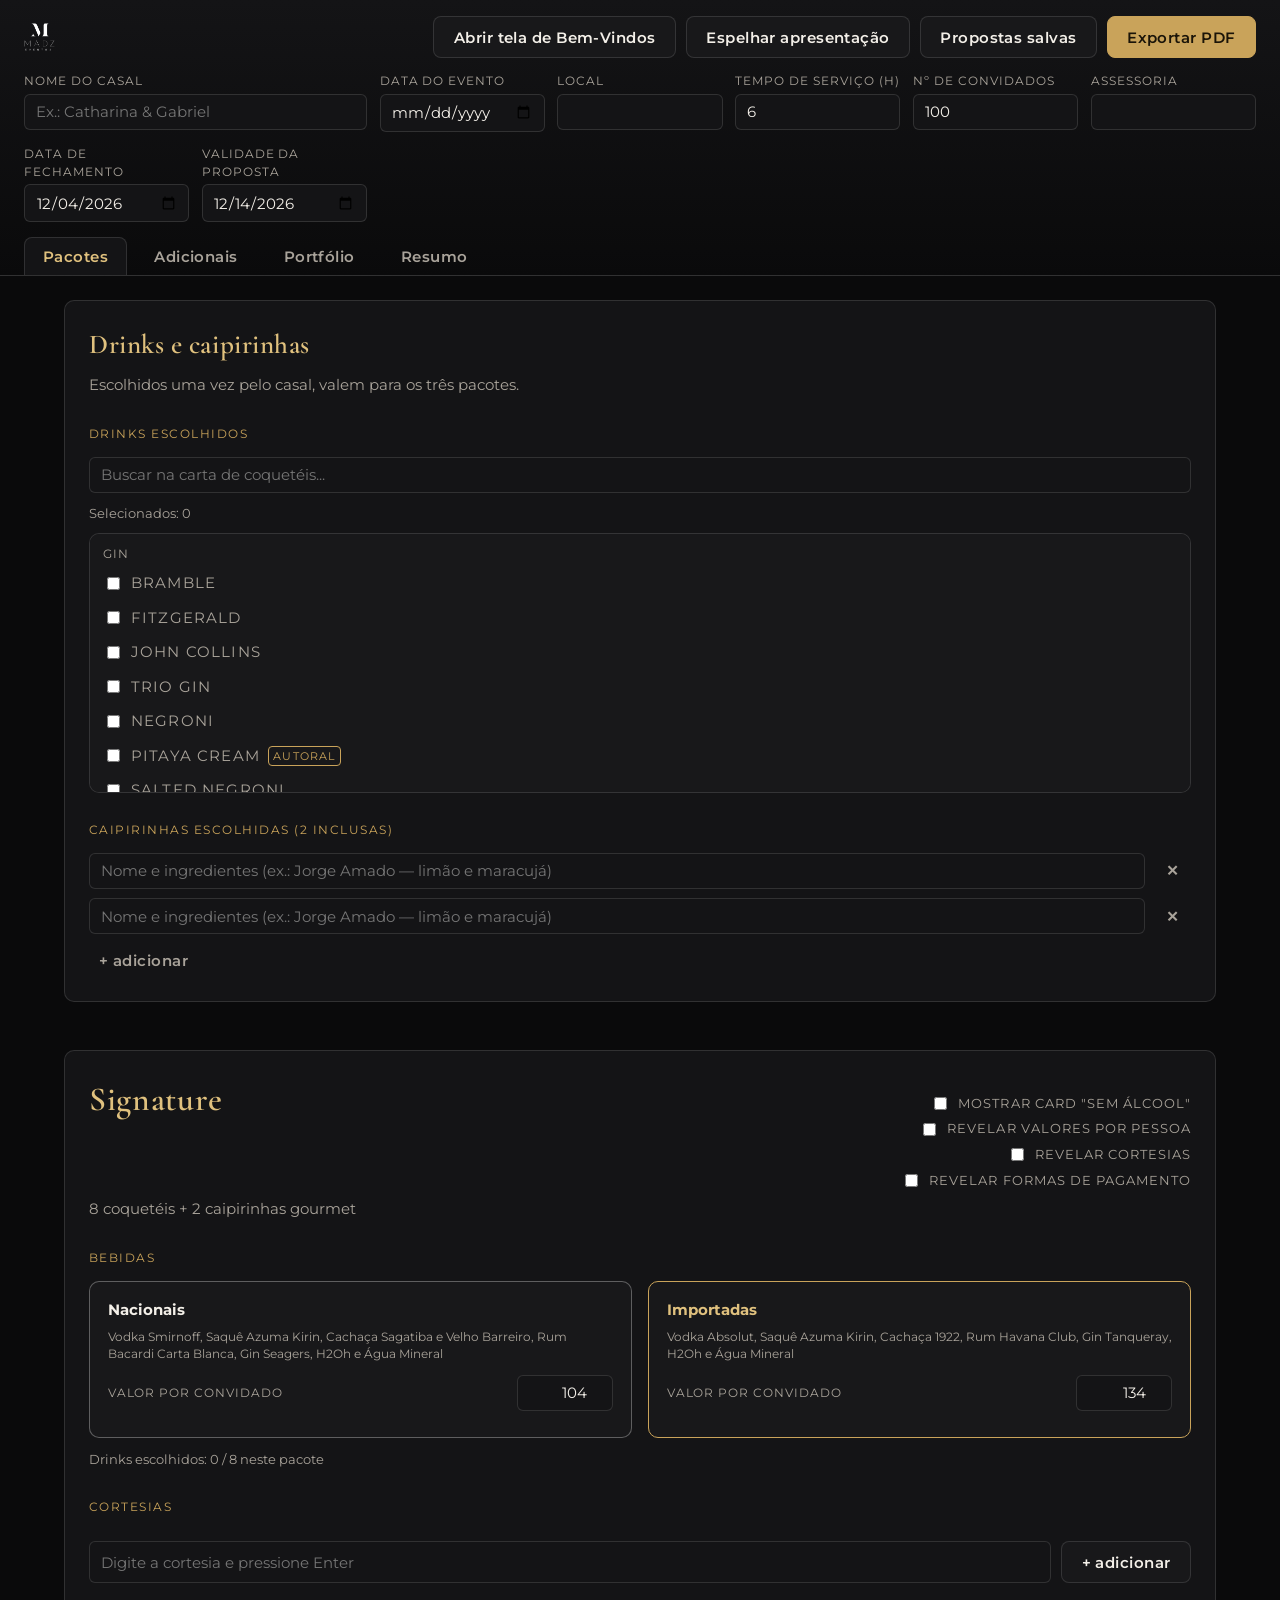
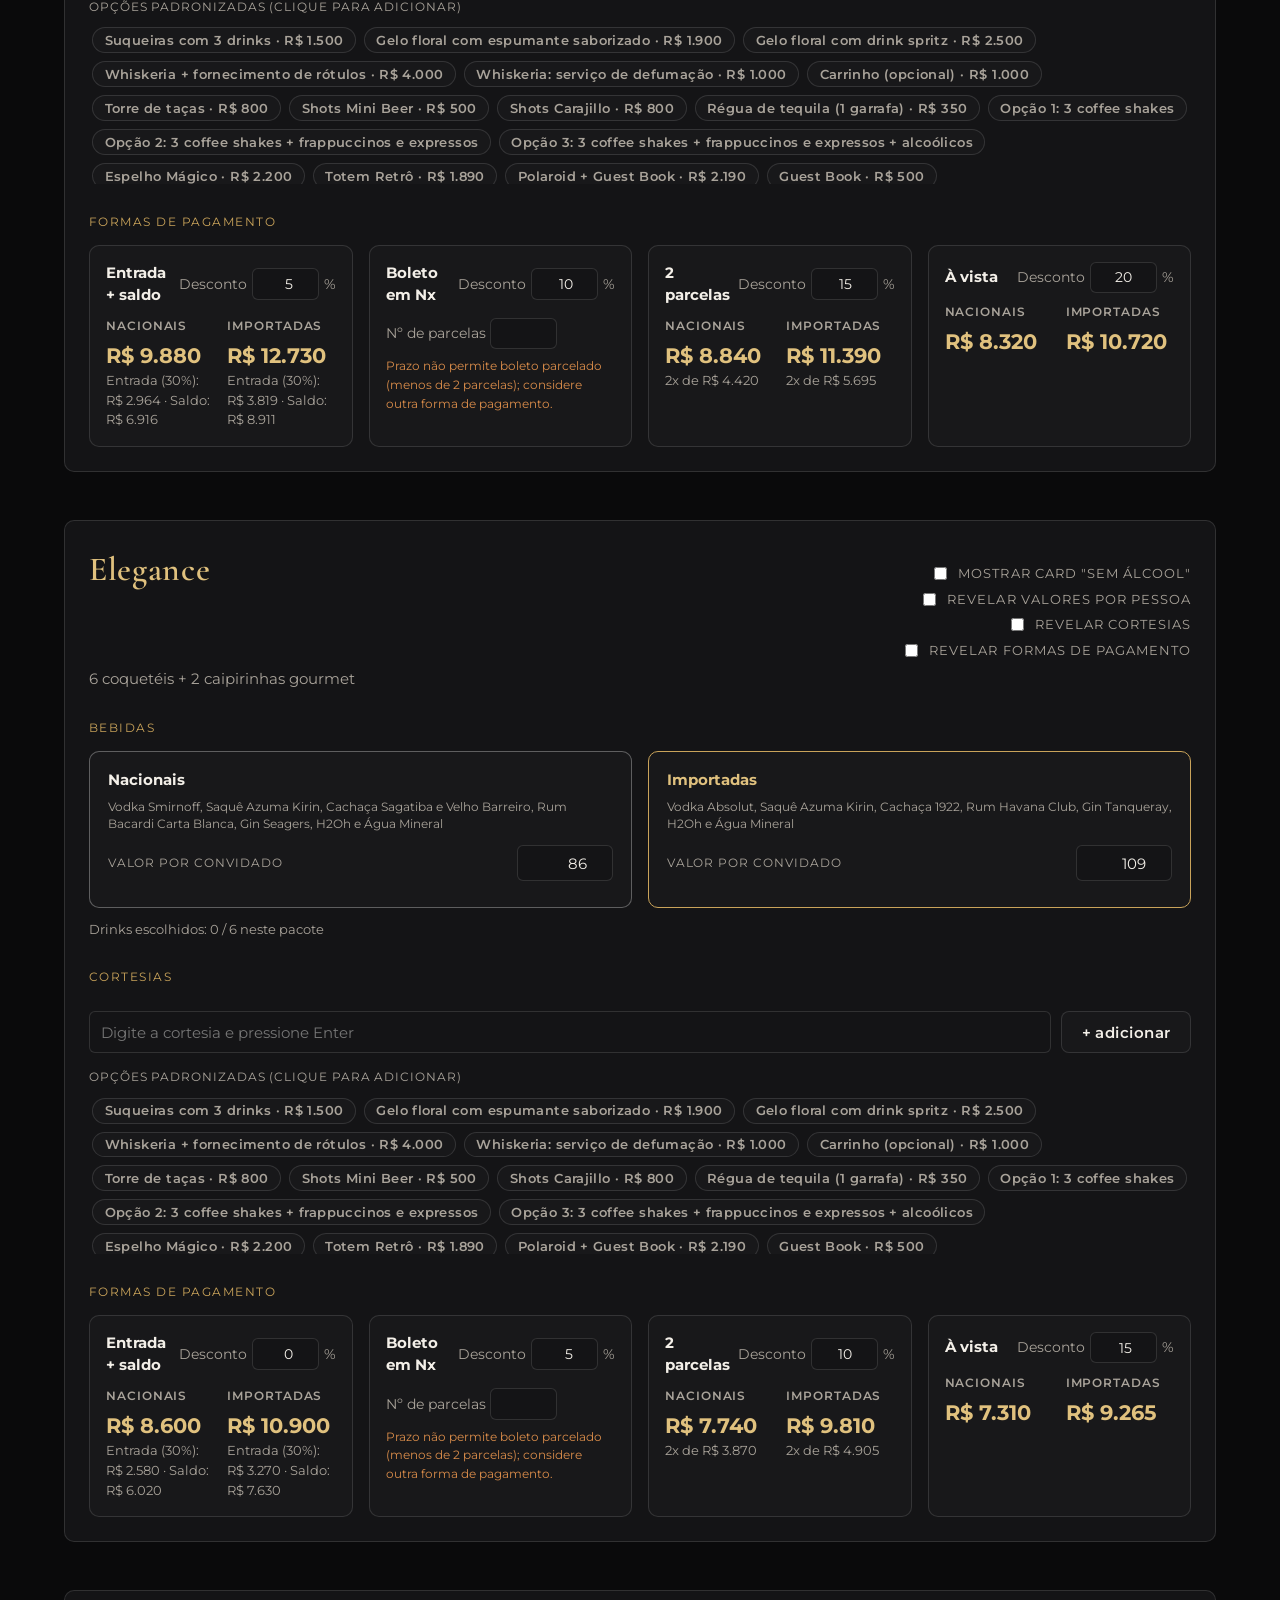
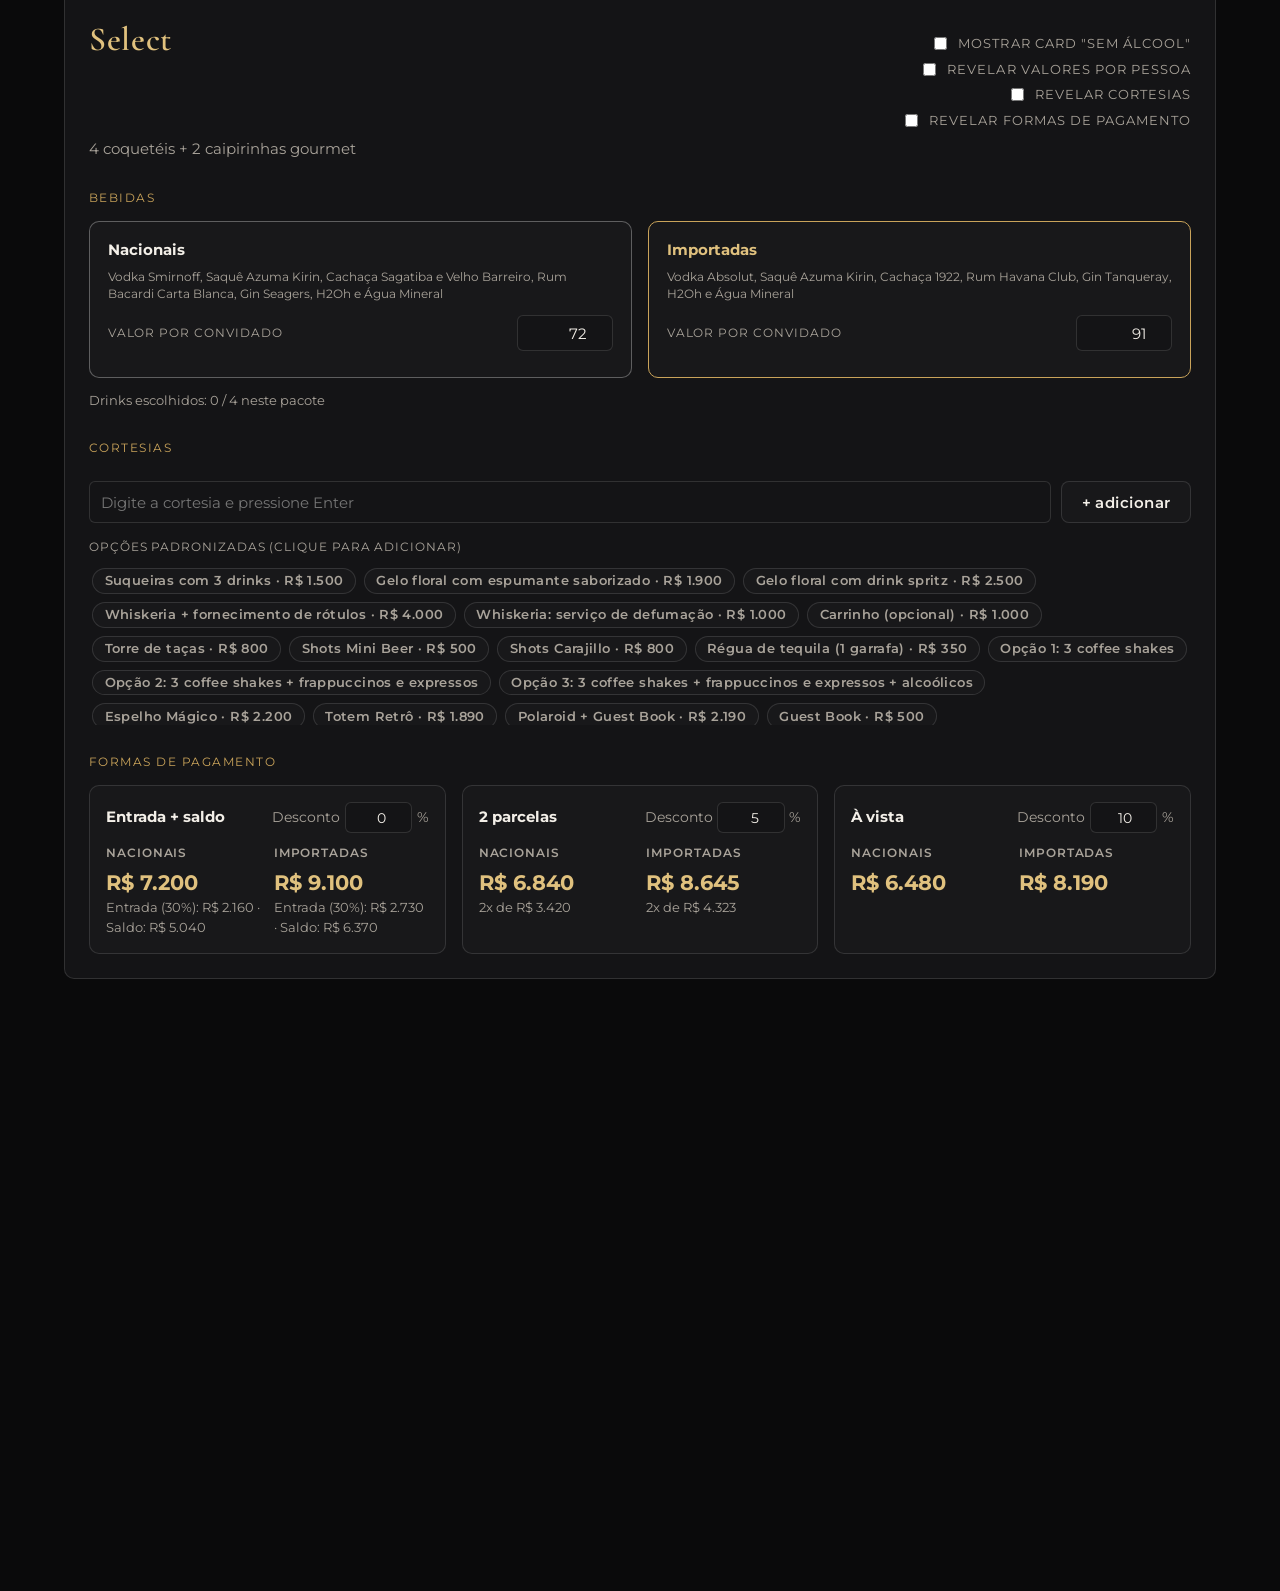
<file: index.html>
<!doctype html>
<html lang="pt-BR">
<head>
  <meta charset="utf-8">
  <meta name="viewport" content="width=device-width, initial-scale=1">
  <title>MADZ — Apresentador de Propostas</title>
  <link rel="stylesheet" href="css/estilo.css?v=6">
  <link rel="stylesheet" href="css/impressao.css?v=6">
</head>
<body>
  <header class="cabecalho">
    <div class="cabecalho-linha-topo">
      <div class="cabecalho-marca">
        <img src="assets/logo_madz_branco_transparente.png" alt="MADZ Eventos">
      </div>
      <div class="cabecalho-acoes">
        <button type="button" id="botao-abrir-bemvindos">Abrir tela de Bem-Vindos</button>
        <button type="button" id="botao-espelhar">Espelhar apresentação</button>
        <button type="button" id="botao-propostas-salvas">Propostas salvas</button>
        <button type="button" id="botao-exportar-pdf" class="botao-principal">Exportar PDF</button>
      </div>
    </div>
    <div class="cabecalho-campos">
      <div class="campo-casal">
        <label for="campo-nome-casal">Nome do casal</label>
        <input type="text" id="campo-nome-casal" placeholder="Ex.: Catharina &amp; Gabriel">
      </div>
      <div>
        <label for="campo-data-evento">Data do evento</label>
        <input type="date" id="campo-data-evento">
      </div>
      <div>
        <label for="campo-local">Local</label>
        <input type="text" id="campo-local">
      </div>
      <div>
        <label for="campo-tempo-servico">Tempo de serviço (h)</label>
        <input type="number" id="campo-tempo-servico" min="1" step="0.5">
      </div>
      <div>
        <label for="campo-convidados">Nº de convidados</label>
        <input type="number" id="campo-convidados" min="0" step="1">
      </div>
      <div>
        <label for="campo-assessoria">Assessoria</label>
        <input type="text" id="campo-assessoria">
      </div>
      <div>
        <label for="campo-data-fechamento">Data de fechamento</label>
        <input type="date" id="campo-data-fechamento">
      </div>
      <div>
        <label for="campo-validade-proposta">Validade da proposta</label>
        <input type="date" id="campo-validade-proposta">
      </div>
    </div>
    <nav class="abas-navegacao">
      <button type="button" class="aba-botao ativa" data-aba="pacotes">Pacotes</button>
      <button type="button" class="aba-botao" data-aba="adicionais">Adicionais</button>
      <button type="button" class="aba-botao" data-aba="portfolio">Portfólio</button>
      <button type="button" class="aba-botao" data-aba="resumo">Resumo</button>
    </nav>
  </header>

  <main>
    <div class="aba-conteudo" id="aba-pacotes">
      <section class="pacote" id="secao-drinks-caipirinhas"></section>
      <section class="pacote" id="pacote-signature"></section>
      <section class="pacote" id="pacote-elegance"></section>
      <section class="pacote" id="pacote-select"></section>
      <div class="espaco-rolagem-tv"></div>
    </div>
    <div class="aba-conteudo oculto" id="aba-adicionais"></div>
    <div class="aba-conteudo oculto" id="aba-portfolio"></div>
    <div class="aba-conteudo oculto" id="aba-resumo"></div>
  </main>

  <div id="area-impressao"></div>

  <div class="modal-fundo oculto" id="modal-propostas">
    <div class="modal-caixa">
      <div class="modal-caixa-cabecalho">
        <h3 style="margin:0;">Propostas salvas</h3>
        <div style="display:flex; gap:0.5rem;">
          <button type="button" id="botao-nova-proposta">Nova proposta</button>
          <button type="button" class="botao-discreto" id="botao-fechar-propostas" title="Fechar">✕</button>
        </div>
      </div>
      <div id="lista-propostas-salvas"></div>
    </div>
  </div>

  <datalist id="catalogo-adicionais"></datalist>
  <div class="aviso-salvamento" id="aviso-salvamento"></div>

  <script src="js/config.js?v=6"></script>
  <script src="js/calc.js?v=6"></script>
  <script src="js/state.js?v=6"></script>
  <script src="js/proposta.js?v=6"></script>
  <script src="js/app.js?v=6"></script>
</body>
</html>
</file>
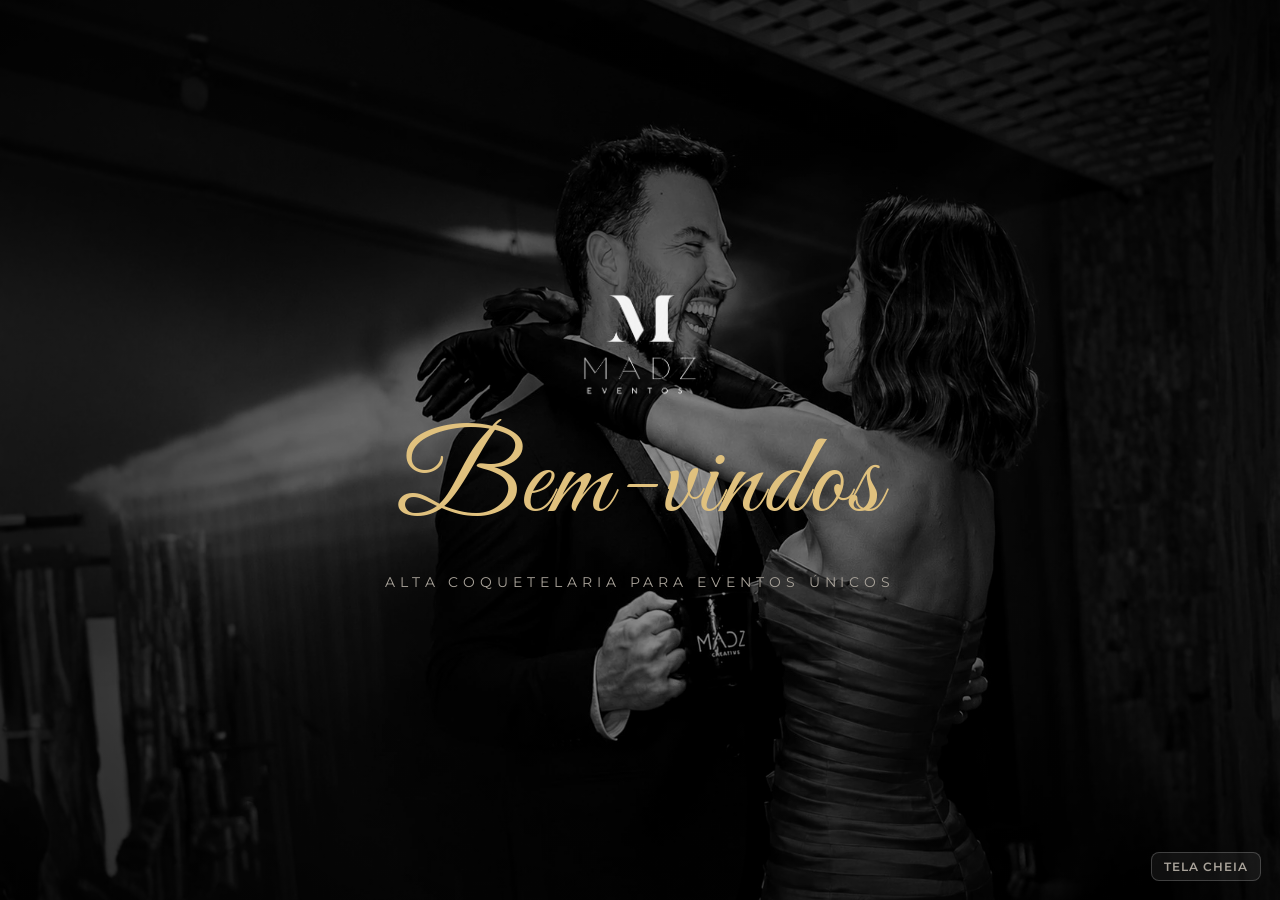
<file: bemvindos.html>
<!doctype html>
<html lang="pt-BR">
<head>
  <meta charset="utf-8">
  <meta name="viewport" content="width=device-width, initial-scale=1">
  <title>MADZ — Bem-vindos</title>
  <link rel="stylesheet" href="css/estilo.css?v=6">
  <link rel="stylesheet" href="css/bemvindos.css?v=6">
</head>
<body class="tela-bemvindos">
  <div class="fundo-textura"></div>
  <div class="fundo-foto"></div>
  <div class="fundo-gradiente"></div>

  <div class="conteudo-bemvindos" id="conteudo-bemvindos">
    <img class="logo-bemvindos" src="assets/logo_madz_branco_transparente.png" alt="MADZ Eventos">
    <p class="bemvindos-label oculto" id="bemvindos-label">Bem-vindos</p>
    <h1 class="nome-casal" id="nome-casal">Bem-vindos</h1>
    <p class="tagline-bemvindos">Alta coquetelaria para eventos únicos</p>
  </div>

  <div class="vista-apresentacao oculto" id="vista-apresentacao"></div>

  <button type="button" class="botao-tela-cheia" id="botao-tela-cheia">Tela cheia</button>

  <script src="js/config.js?v=6"></script>
  <script src="js/calc.js?v=6"></script>
  <script src="js/state.js?v=6"></script>
  <script src="js/proposta.js?v=6"></script>
  <script src="js/bemvindos.js?v=6"></script>
</body>
</html>
</file>
<file: css/estilo.css>
@font-face {
  font-family: "Montserrat";
  font-style: normal;
  font-weight: 100 900;
  font-display: swap;
  src: url("../fonts/Montserrat-Variable.woff2") format("woff2");
}
@font-face {
  font-family: "Cormorant Garamond";
  font-style: normal;
  font-weight: 300 700;
  font-display: swap;
  src: url("../fonts/CormorantGaramond-Variable.woff2") format("woff2");
}
@font-face {
  font-family: "Cormorant Garamond";
  font-style: italic;
  font-weight: 300 700;
  font-display: swap;
  src: url("../fonts/CormorantGaramond-Italic-Variable.woff2") format("woff2");
}
@font-face {
  font-family: "Great Vibes";
  font-style: normal;
  font-weight: 400;
  font-display: swap;
  src: url("../fonts/GreatVibes-Regular.woff2") format("woff2");
}

:root {
  --cor-fundo: #0a0a0b;
  --cor-fundo-alt: #141416;
  --cor-fundo-card: #18181a;
  --cor-texto: #f3efe8;
  --cor-texto-suave: #a9a39a;
  --cor-dourado: #c9a35a;
  --cor-dourado-forte: #e0c17e;
  --cor-borda: rgba(255, 255, 255, 0.12);
  --cor-borda-nacional: rgba(255, 255, 255, 0.3);
  --cor-borda-importada: var(--cor-dourado);
  --cor-aviso: #d98c4a;
  --cor-erro: #d96a6a;
  --cor-sucesso: #7fb882;

  --fonte-titulo: "Cormorant Garamond", serif;
  --fonte-texto: "Montserrat", sans-serif;
  --fonte-cursiva: "Great Vibes", cursive;

  --raio: 10px;
  --espaco: 1.5rem;
}

* {
  box-sizing: border-box;
}

html,
body {
  margin: 0;
  padding: 0;
}

body {
  background: var(--cor-fundo);
  color: var(--cor-texto);
  font-family: var(--fonte-texto);
  font-size: 15px;
  line-height: 1.5;
  -webkit-font-smoothing: antialiased;
}

h1,
h2,
h3,
h4 {
  font-family: var(--fonte-titulo);
  font-weight: 600;
  margin: 0 0 0.3em;
  letter-spacing: 0.02em;
}

a {
  color: inherit;
}

input,
select,
textarea,
button {
  font-family: inherit;
  font-size: inherit;
  color: inherit;
}

input,
select,
textarea {
  background: var(--cor-fundo-alt);
  border: 1px solid var(--cor-borda);
  border-radius: 6px;
  color: var(--cor-texto);
  padding: 0.5em 0.7em;
}

input:focus,
select:focus,
textarea:focus {
  outline: none;
  border-color: var(--cor-dourado);
}

input[type="number"] {
  -moz-appearance: textfield;
}

label {
  display: block;
  font-size: 0.75rem;
  text-transform: uppercase;
  letter-spacing: 0.08em;
  color: var(--cor-texto-suave);
  margin-bottom: 0.3em;
}

button {
  cursor: pointer;
  border: 1px solid var(--cor-borda);
  background: var(--cor-fundo-card);
  color: var(--cor-texto);
  border-radius: 8px;
  padding: 0.7em 1.3em;
  font-weight: 600;
  letter-spacing: 0.03em;
  transition: border-color 0.15s, background 0.15s;
}

button:hover {
  border-color: var(--cor-dourado);
}

button.botao-principal {
  background: var(--cor-dourado);
  color: #1a1408;
  border-color: var(--cor-dourado);
}

button.botao-principal:hover {
  background: var(--cor-dourado-forte);
}

button.botao-discreto {
  background: transparent;
  border-color: transparent;
  color: var(--cor-texto-suave);
  padding: 0.4em 0.6em;
}

button.botao-discreto:hover {
  color: var(--cor-dourado);
}

.oculto {
  display: none !important;
}

/* ---------- Cabeçalho fixo ---------- */

.cabecalho {
  position: sticky;
  top: 0;
  z-index: 50;
  background: linear-gradient(180deg, var(--cor-fundo-alt), var(--cor-fundo));
  border-bottom: 1px solid var(--cor-borda);
  padding: 1rem var(--espaco);
}

.cabecalho-linha-topo {
  display: flex;
  align-items: center;
  justify-content: space-between;
  gap: 1rem;
  margin-bottom: 0.9rem;
}

.cabecalho-marca {
  display: flex;
  align-items: center;
  gap: 0.6rem;
}

.cabecalho-marca img {
  height: 28px;
  width: auto;
}

.cabecalho-acoes {
  display: flex;
  gap: 0.6rem;
  flex-wrap: wrap;
}

.cabecalho-campos {
  display: grid;
  grid-template-columns: repeat(auto-fit, minmax(150px, 1fr));
  gap: 0.8rem;
}

.cabecalho-campos .campo-casal {
  grid-column: span 2;
}

.cabecalho-campos input {
  width: 100%;
}

/* ---------- Navegação em abas ---------- */

.abas-navegacao {
  margin: 0.9rem 0 -1rem;
  display: flex;
  gap: 0.5rem;
}

.aba-botao {
  background: transparent;
  border: 1px solid transparent;
  border-bottom: none;
  color: var(--cor-texto-suave);
  padding: 0.6em 1.2em;
  border-radius: 8px 8px 0 0;
}

.aba-botao.ativa {
  background: var(--cor-fundo-alt);
  border-color: var(--cor-borda);
  color: var(--cor-dourado-forte);
  font-weight: 600;
}

.aba-conteudo {
  display: flex;
  flex-direction: column;
  gap: 3rem;
}

/* Espaço invisível no fim de cada aba, só para dar "corda" de rolagem — sem
   ele, a linha de foco da TV (a 40% do topo da janela) nunca alcança as
   últimas seções de uma lista comprida, porque a rolagem acaba antes da
   linha chegar lá. Ver encontrarSecaoEmFoco() em app.js. */
.espaco-rolagem-tv {
  height: 60vh;
  flex-shrink: 0;
}

/* ---------- Layout principal ---------- */

main {
  max-width: 1200px;
  margin: 0 auto;
  padding: var(--espaco);
  display: flex;
  flex-direction: column;
  gap: 3rem;
}

.pacote {
  border: 1px solid var(--cor-borda);
  border-radius: var(--raio);
  background: var(--cor-fundo-alt);
  padding: var(--espaco);
}

.pacote-cabecalho {
  display: flex;
  align-items: baseline;
  justify-content: space-between;
  gap: 1rem;
  flex-wrap: wrap;
  margin-bottom: 0.5rem;
}

.pacote-titulo {
  font-size: 2.1rem;
  color: var(--cor-dourado-forte);
}

.pacote-descricao {
  color: var(--cor-texto-suave);
  margin: 0 0 1.2rem;
}

.secao-titulo {
  font-family: var(--fonte-texto);
  font-size: 0.78rem;
  text-transform: uppercase;
  letter-spacing: 0.12em;
  color: var(--cor-dourado);
  margin: 1.8rem 0 0.8rem;
}

/* ---------- Cards de bebida ---------- */

.bebidas-grid {
  display: grid;
  grid-template-columns: repeat(auto-fit, minmax(260px, 1fr));
  gap: 1rem;
}

.card-bebida {
  border: 1px solid var(--cor-borda-nacional);
  border-radius: var(--raio);
  background: var(--cor-fundo-card);
  padding: 1.1rem;
}

.card-bebida.card-importada {
  border-color: var(--cor-borda-importada);
}

.card-bebida-titulo {
  display: flex;
  justify-content: space-between;
  align-items: center;
  font-weight: 700;
  margin-bottom: 0.7rem;
}

.card-bebida.card-importada .card-bebida-titulo {
  color: var(--cor-dourado-forte);
}

.card-bebida-marcas {
  font-size: 0.76rem;
  color: var(--cor-texto-suave);
  line-height: 1.4;
  margin: -0.3rem 0 0.8rem;
}

.card-bebida-linha {
  display: flex;
  align-items: center;
  justify-content: space-between;
  gap: 0.6rem;
  margin-bottom: 0.5rem;
}

.card-bebida-linha label {
  margin: 0;
}

.card-bebida input[type="number"] {
  width: 6rem;
  text-align: right;
}

.card-bebida-valor-ajustado {
  font-size: 0.78rem;
  color: var(--cor-texto-suave);
}

.toggle-sem-alcool {
  display: flex;
  align-items: center;
  gap: 0.5rem;
  font-size: 0.8rem;
  color: var(--cor-texto-suave);
  margin-top: 0.8rem;
}

/* ---------- Drinks ---------- */

.drinks-busca {
  width: 100%;
  margin-bottom: 0.7rem;
}

.drinks-contador {
  font-size: 0.8rem;
  color: var(--cor-texto-suave);
  margin-bottom: 0.6rem;
}

.drinks-contador.excedido {
  color: var(--cor-aviso);
}

.drinks-grupos {
  max-height: 260px;
  overflow-y: auto;
  border: 1px solid var(--cor-borda);
  border-radius: var(--raio);
  padding: 0.8rem;
  background: var(--cor-fundo-card);
}

.drinks-grupo-nome {
  font-size: 0.72rem;
  text-transform: uppercase;
  letter-spacing: 0.1em;
  color: var(--cor-texto-suave);
  margin: 0.8rem 0 0.3rem;
}

.drinks-grupo-nome:first-child {
  margin-top: 0;
}

.drink-item {
  display: flex;
  align-items: center;
  gap: 0.5rem;
  padding: 0.25rem 0;
  font-size: 0.92rem;
}

.drink-item .autoral {
  font-size: 0.68rem;
  color: var(--cor-dourado);
  border: 1px solid var(--cor-dourado);
  border-radius: 4px;
  padding: 0.05em 0.4em;
}

.drink-item .mocktail-tag {
  font-size: 0.68rem;
  color: var(--cor-texto-suave);
}

/* ---------- Caipirinhas ---------- */

.caipirinhas-lista {
  display: flex;
  flex-direction: column;
  gap: 0.6rem;
}

.caipirinha-linha {
  display: flex;
  gap: 0.6rem;
}

.caipirinha-linha input {
  flex: 1;
}

.caipirinha-linha button {
  padding: 0.4em 0.7em;
}

/* ---------- Cortesias ---------- */

.cortesias-lista {
  display: flex;
  flex-wrap: wrap;
  gap: 0.5rem;
  margin-bottom: 0.7rem;
}

.cortesia-chip {
  display: flex;
  align-items: center;
  gap: 0.4rem;
  background: var(--cor-fundo-card);
  border: 1px solid var(--cor-borda);
  border-radius: 999px;
  padding: 0.35em 0.5em 0.35em 0.9em;
  font-size: 0.85rem;
}

.cortesia-chip button {
  border: none;
  background: none;
  padding: 0;
  color: var(--cor-texto-suave);
  font-size: 1rem;
  line-height: 1;
}

.cortesia-chip button:hover {
  color: var(--cor-erro);
}

.cortesias-total-interno {
  font-size: 0.72rem;
  color: var(--cor-texto-suave);
}

.cortesias-sugestoes-titulo {
  font-size: 0.72rem;
  text-transform: uppercase;
  letter-spacing: 0.08em;
  color: var(--cor-texto-suave);
  margin: 1rem 0 0.5rem;
}

.cortesias-sugestoes {
  display: flex;
  flex-wrap: wrap;
  gap: 0.5rem;
  max-height: 160px;
  overflow-y: auto;
  padding: 0.2rem;
}

.cortesia-sugestao-chip {
  background: var(--cor-fundo-card);
  border: 1px solid var(--cor-borda);
  border-radius: 999px;
  padding: 0.35em 0.9em;
  font-size: 0.8rem;
  color: var(--cor-texto-suave);
}

.cortesia-sugestao-chip:hover {
  border-color: var(--cor-dourado);
  color: var(--cor-dourado-forte);
}

/* ---------- Pagamento ---------- */

.pagamento-grid {
  display: grid;
  grid-template-columns: repeat(auto-fit, minmax(240px, 1fr));
  gap: 1rem;
}

.opcao-pagamento {
  border: 1px solid var(--cor-borda);
  border-radius: var(--raio);
  padding: 1rem;
  background: var(--cor-fundo-card);
}

.opcao-pagamento-topo {
  display: flex;
  justify-content: space-between;
  align-items: center;
  margin-bottom: 0.7rem;
}

.opcao-pagamento-nome {
  font-weight: 700;
}

.opcao-pagamento-desconto {
  display: flex;
  align-items: center;
  gap: 0.3rem;
  font-size: 0.85rem;
  color: var(--cor-texto-suave);
}

.opcao-pagamento-desconto input {
  width: 4.2rem;
  text-align: right;
}

.opcao-pagamento-resultados {
  display: grid;
  grid-template-columns: 1fr 1fr;
  gap: 0.8rem;
}

.opcao-pagamento-resultado-coluna h4 {
  font-family: var(--fonte-texto);
  font-size: 0.72rem;
  text-transform: uppercase;
  letter-spacing: 0.08em;
  color: var(--cor-texto-suave);
  font-weight: 600;
  margin-bottom: 0.3rem;
}

.opcao-pagamento-total {
  font-size: 1.3rem;
  font-weight: 700;
  color: var(--cor-dourado-forte);
}

.opcao-pagamento-detalhe {
  font-size: 0.82rem;
  color: var(--cor-texto-suave);
}

.opcao-pagamento-aviso {
  font-size: 0.78rem;
  color: var(--cor-aviso);
  margin-top: 0.5rem;
}

.parcelas-numero-input {
  width: 3.5rem;
  text-align: center;
}

/* ---------- Modal (propostas salvas) ---------- */

.modal-fundo {
  position: fixed;
  inset: 0;
  background: rgba(0, 0, 0, 0.6);
  display: flex;
  align-items: center;
  justify-content: center;
  z-index: 100;
}

.modal-caixa {
  background: var(--cor-fundo-alt);
  border: 1px solid var(--cor-borda);
  border-radius: var(--raio);
  padding: var(--espaco);
  width: min(600px, 92vw);
  max-height: 85vh;
  overflow-y: auto;
  overflow-x: hidden;
}

.modal-caixa-cabecalho {
  display: flex;
  justify-content: space-between;
  align-items: center;
  margin-bottom: 1rem;
}

.proposta-salva-item {
  display: flex;
  flex-wrap: wrap;
  justify-content: space-between;
  align-items: center;
  gap: 0.6rem 0.8rem;
  padding: 0.7rem 0;
  border-bottom: 1px solid var(--cor-borda);
}

.proposta-salva-info {
  min-width: 0;
}

.proposta-salva-info strong {
  display: block;
}

.proposta-salva-info span {
  font-size: 0.8rem;
  color: var(--cor-texto-suave);
}

.proposta-salva-acoes {
  display: flex;
  flex-wrap: wrap;
  gap: 0.4rem;
  flex-shrink: 0;
}

.proposta-salva-acoes button {
  padding: 0.5em 0.9em;
  font-size: 0.82rem;
}

/* ---------- Aviso de salvamento ---------- */

.aviso-salvamento {
  position: fixed;
  bottom: 1rem;
  right: 1rem;
  background: var(--cor-fundo-card);
  border: 1px solid var(--cor-borda);
  border-radius: 999px;
  padding: 0.5em 1em;
  font-size: 0.78rem;
  color: var(--cor-texto-suave);
  opacity: 0;
  transition: opacity 0.3s;
  z-index: 60;
}

.aviso-salvamento.visivel {
  opacity: 1;
}

/* ---------- Aba Adicionais (vitrine) ---------- */

.adicionais-cabecalho {
  text-align: center;
}

.adicionais-cabecalho p {
  color: var(--cor-texto-suave);
}

.categoria-adicional {
  border: 1px solid var(--cor-borda);
  border-radius: var(--raio);
  background: var(--cor-fundo-alt);
  padding: var(--espaco);
}

.categoria-adicional-topo {
  display: flex;
  gap: 1.5rem;
  align-items: flex-start;
  margin-bottom: 1.2rem;
  flex-wrap: wrap;
}

.categoria-adicional-info {
  flex: 1;
  min-width: 240px;
}

.categoria-adicional-nome {
  font-size: 1.5rem;
  color: var(--cor-dourado-forte);
  margin: 0 0 0.4rem;
}

.categoria-adicional-explicacao {
  color: var(--cor-texto-suave);
  font-size: 0.88rem;
  line-height: 1.6;
  margin: 0;
  max-width: 560px;
}

.categoria-adicional-fotos {
  display: flex;
  gap: 0.6rem;
  flex-shrink: 0;
}

.categoria-adicional-foto-botao {
  padding: 0;
  border: 2px solid transparent;
  border-radius: 8px;
  background: none;
  line-height: 0;
  cursor: pointer;
  position: relative;
}

.categoria-adicional-foto-botao:hover {
  border-color: var(--cor-borda-nacional);
}

.categoria-adicional-foto-botao.selecionada {
  border-color: var(--cor-dourado);
}

.categoria-adicional-foto {
  width: 110px;
  height: 82px;
  border-radius: 6px;
  object-fit: cover;
  display: block;
  opacity: 0.8;
}

.categoria-adicional-foto-botao.selecionada .categoria-adicional-foto {
  opacity: 1;
}

.categoria-adicional-foto-placeholder {
  width: 110px;
  height: 82px;
  border: 1px dashed var(--cor-borda);
  border-radius: 8px;
  display: flex;
  align-items: center;
  justify-content: center;
  color: var(--cor-texto-suave);
  font-size: 0.68rem;
  text-align: center;
  padding: 0.4rem;
}

.item-adicional {
  display: flex;
  justify-content: space-between;
  align-items: center;
  gap: 1rem;
  padding: 0.8rem 0;
  border-bottom: 1px solid var(--cor-borda);
  flex-wrap: wrap;
}

.item-adicional:last-child {
  border-bottom: none;
}

.item-adicional label {
  display: flex;
  align-items: center;
  gap: 0.7rem;
  font-size: 0.95rem;
  color: var(--cor-texto);
  text-transform: none;
  letter-spacing: normal;
  margin: 0;
}

.item-adicional input[type="checkbox"] {
  width: 18px;
  height: 18px;
  accent-color: var(--cor-dourado);
}

.item-adicional-observacao {
  font-size: 0.76rem;
  color: var(--cor-texto-suave);
}

.item-adicional-valor {
  display: flex;
  align-items: center;
  gap: 0.5rem;
  font-family: var(--fonte-titulo);
  font-weight: 600;
  font-size: 1.2rem;
  color: var(--cor-dourado-forte);
}

.item-adicional-valor input[type="number"] {
  width: 7rem;
  font-family: var(--fonte-texto);
  font-size: 0.9rem;
  text-align: right;
}

.item-adicional-valor.com-desconto {
  color: var(--cor-texto-suave);
  text-decoration: line-through;
  font-size: 1rem;
}

.item-adicional-precos {
  display: flex;
  align-items: center;
  gap: 0.8rem;
  flex-wrap: wrap;
  justify-content: flex-end;
}

.item-adicional-valor-final-campo {
  display: flex;
  align-items: center;
  gap: 0.5rem;
  font-family: var(--fonte-texto);
  font-size: 0.85rem;
  color: var(--cor-texto-suave);
}

.item-adicional-valor-final-campo input[type="number"] {
  width: 6.5rem;
  text-align: right;
}

.item-adicional-desconto-info {
  color: var(--cor-sucesso);
  font-size: 0.78rem;
  white-space: nowrap;
}

.item-adicional-quantidade-campo {
  display: flex;
  align-items: center;
  gap: 0.4rem;
  font-family: var(--fonte-texto);
  font-size: 0.85rem;
  color: var(--cor-texto-suave);
}

.item-adicional-quantidade-campo input[type="number"] {
  width: 4.5rem;
  text-align: right;
}

.item-adicional-taxa-campo {
  display: flex;
  align-items: center;
  gap: 0.4rem;
  font-family: var(--fonte-texto);
  font-size: 0.85rem;
  color: var(--cor-texto-suave);
}

.item-adicional-taxa-campo input[type="number"] {
  width: 4.5rem;
  text-align: right;
}

.adicionais-total-barra {
  position: sticky;
  bottom: 1rem;
  margin-top: 0.5rem;
  padding: 1rem 1.4rem;
  background: var(--cor-fundo-card);
  border: 1px solid var(--cor-dourado);
  border-radius: var(--raio);
  display: flex;
  justify-content: space-between;
  align-items: center;
}

.adicionais-total-barra span:first-child {
  font-size: 0.78rem;
  text-transform: uppercase;
  letter-spacing: 0.08em;
  color: var(--cor-texto-suave);
}

.adicionais-total-barra strong {
  font-family: var(--fonte-titulo);
  font-weight: 600;
  font-size: 1.5rem;
  color: var(--cor-dourado-forte);
}

/* ---------- Aba Portfólio ---------- */

.portfolio-layouts-titulo {
  font-size: 0.72rem;
  text-transform: uppercase;
  letter-spacing: 0.08em;
  color: var(--cor-texto-suave);
  margin: 1rem 0 0.5rem;
}

.portfolio-layouts {
  display: flex;
  flex-wrap: wrap;
  gap: 0.5rem;
}

.portfolio-layout-chip {
  background: var(--cor-fundo-card);
  border: 1px solid var(--cor-borda);
  border-radius: 999px;
  padding: 0.35em 0.9em;
  font-size: 0.8rem;
  color: var(--cor-texto-suave);
}

/* ---------- Aba Resumo ---------- */

.resumo-cabecalho {
  text-align: center;
}

.resumo-cabecalho p {
  color: var(--cor-texto-suave);
}

.resumo-selecoes {
  display: flex;
  gap: 2rem;
  flex-wrap: wrap;
  justify-content: center;
}

.resumo-selecao-grupo {
  display: flex;
  flex-direction: column;
  gap: 0.5rem;
  align-items: center;
}

.resumo-selecao-grupo > span {
  font-size: 0.72rem;
  text-transform: uppercase;
  letter-spacing: 0.1em;
  color: var(--cor-texto-suave);
}

.resumo-pilulas {
  display: flex;
  gap: 0.5rem;
  flex-wrap: wrap;
  justify-content: center;
}

.resumo-pilula {
  border: 1px solid var(--cor-borda);
  background: var(--cor-fundo-card);
  color: var(--cor-texto-suave);
  border-radius: 999px;
  padding: 0.5em 1.2em;
  font-size: 0.85rem;
}

.resumo-pilula.selecionada {
  background: var(--cor-dourado);
  border-color: var(--cor-dourado);
  color: #1a1408;
  font-weight: 600;
}

.resumo-detalhe {
  border: 1px solid var(--cor-borda);
  border-radius: var(--raio);
  background: var(--cor-fundo-alt);
  padding: var(--espaco);
}

.resumo-linha-pacote,
.resumo-linha-adicional {
  display: flex;
  justify-content: space-between;
  align-items: baseline;
  gap: 1rem;
  padding: 0.7rem 0;
  border-bottom: 1px solid var(--cor-borda);
}

.resumo-linha-pacote span:first-child,
.resumo-linha-adicional span:first-child {
  color: var(--cor-texto-suave);
  font-size: 0.92rem;
}

.resumo-linha-pacote strong {
  font-family: var(--fonte-titulo);
  font-weight: 600;
  font-size: 1.3rem;
  color: var(--cor-dourado-forte);
}

.resumo-linha-adicional span:last-child {
  font-size: 1rem;
  color: var(--cor-texto);
}

.resumo-subtitulo {
  font-size: 0.78rem;
  text-transform: uppercase;
  letter-spacing: 0.1em;
  color: var(--cor-dourado);
  margin: 1.2rem 0 0.4rem;
}

.resumo-total-geral {
  display: flex;
  justify-content: space-between;
  align-items: baseline;
  margin-top: 1.2rem;
  padding-top: 1.2rem;
  border-top: 1px solid var(--cor-dourado);
}

.resumo-total-geral span {
  font-family: var(--fonte-titulo);
  font-size: 1.1rem;
  color: var(--cor-dourado);
}

.resumo-total-geral strong {
  font-family: var(--fonte-titulo);
  font-weight: 600;
  font-size: 2rem;
  color: var(--cor-dourado-forte);
}

.resumo-vazio {
  color: var(--cor-texto-suave);
  font-style: italic;
  text-align: center;
  padding: 2rem 0;
}

.resumo-detalhe-pagamento {
  margin: 0.4rem 0 0;
  text-align: right;
  font-size: 0.85rem;
  color: var(--cor-texto-suave);
}

.resumo-valor-com-desconto {
  display: inline-flex;
  align-items: baseline;
  gap: 0.6rem;
}

.resumo-valor-com-desconto span.resumo-valor-original {
  font-size: 0.78rem;
  font-weight: 400;
  color: var(--cor-texto-suave);
  text-decoration: line-through;
}

.cortesia-rotulo {
  font-size: 0.78rem;
  color: var(--cor-dourado-forte);
  text-transform: uppercase;
  letter-spacing: 0.05em;
}

.resumo-pacote-inclui {
  list-style: none;
  padding: 0;
  margin: 0.8rem 0 0;
  display: flex;
  flex-wrap: wrap;
  gap: 0.4rem 1.5rem;
  font-size: 0.85rem;
  color: var(--cor-texto-suave);
}

.resumo-pacote-inclui li::before {
  content: "• ";
  color: var(--cor-dourado);
}

/* ---------- Responsivo / tablet ---------- */

@media (max-width: 720px) {
  .cabecalho-campos .campo-casal {
    grid-column: span 1;
  }

  .opcao-pagamento-resultados {
    grid-template-columns: 1fr;
  }

  .pacote-titulo {
    font-size: 1.6rem;
  }
}
</file>
<file: css/impressao.css>
@media print {
  @page {
    size: 1440px 810px;
    margin: 0;
  }

  * {
    -webkit-print-color-adjust: exact;
    print-color-adjust: exact;
  }

  html,
  body {
    background: #0a0a0b;
    margin: 0;
  }

  body > *:not(#area-impressao) {
    display: none !important;
  }

  #area-impressao {
    display: block !important;
  }
}

#area-impressao {
  display: none;
}

.pagina-impressao {
  width: 1440px;
  height: 810px;
  box-sizing: border-box;
  background: #0a0a0b;
  color: var(--cor-texto);
  page-break-after: always;
  position: relative;
  overflow: hidden;
  padding: 70px 90px;
  display: flex;
  flex-direction: column;
}

.pagina-impressao:last-child {
  page-break-after: auto;
}

/* ---------- Capa ---------- */

.pagina-capa {
  align-items: center;
  justify-content: center;
  text-align: center;
  background: radial-gradient(ellipse at center 40%, #1a1a1c 0%, #0a0a0b 70%);
}

.pagina-capa .logo-impressao {
  width: 120px;
  margin-bottom: 2rem;
  opacity: 0.95;
}

.pagina-capa .nome-casal-impressao {
  font-family: var(--fonte-cursiva);
  font-size: 5.5rem;
  color: var(--cor-dourado-forte);
  margin: 0 0 1.6rem;
}

.pagina-capa .detalhes-evento {
  display: flex;
  width: 100%;
  gap: 1.5rem 3rem;
  flex-wrap: wrap;
  justify-content: center;
  font-size: 0.95rem;
  color: var(--cor-texto-suave);
}

.pagina-capa .detalhes-evento strong {
  display: block;
  color: var(--cor-texto);
  font-size: 1.1rem;
  font-weight: 600;
  margin-top: 0.2rem;
}

.pagina-capa .validade-impressao {
  margin-top: 2.5rem;
  font-size: 0.8rem;
  letter-spacing: 0.08em;
  text-transform: uppercase;
  color: var(--cor-texto-suave);
}

/* ---------- Página de pacote ---------- */

.pagina-pacote .cabecalho-impressao {
  display: flex;
  justify-content: space-between;
  align-items: baseline;
  border-bottom: 1px solid var(--cor-borda);
  padding-bottom: 1rem;
  margin-bottom: 1.4rem;
}

.pagina-pacote .titulo-impressao {
  font-size: 2.6rem;
  color: var(--cor-dourado-forte);
}

.pagina-pacote .inclui-impressao {
  font-size: 0.8rem;
  color: var(--cor-texto-suave);
}

.corpo-impressao {
  display: flex;
  gap: 2.5rem;
  flex: 1;
  min-height: 0;
}

.coluna-detalhes-impressao {
  width: 32%;
  display: flex;
  flex-direction: column;
  gap: 1.2rem;
}

.coluna-pagamento-impressao {
  flex: 1;
}

.bloco-impressao h3 {
  font-family: var(--fonte-texto);
  font-size: 0.72rem;
  text-transform: uppercase;
  letter-spacing: 0.1em;
  color: var(--cor-dourado);
  margin: 0 0 0.5rem;
}

.bloco-impressao ul {
  margin: 0;
  padding-left: 1.1rem;
  font-size: 0.85rem;
  line-height: 1.6;
}

.bloco-impressao .cortesia-item-impressao {
  font-size: 0.85rem;
  color: var(--cor-texto-suave);
}

.colunas-pagamento-impressao {
  display: flex;
  height: 100%;
}

.coluna-tipo-impressao {
  flex: 1;
  display: flex;
  flex-direction: column;
  padding: 0 1.8rem;
}

.coluna-tipo-impressao:first-child {
  padding-left: 0;
}

.coluna-tipo-impressao:last-child {
  padding-right: 0;
}

.divisor-coluna-impressao {
  width: 1px;
  background: linear-gradient(to bottom, transparent, rgba(201, 163, 90, 0.35) 12%, rgba(201, 163, 90, 0.35) 88%, transparent);
}

.coluna-tipo-impressao-cabecalho {
  text-align: center;
  margin-bottom: 0.8rem;
}

.coluna-tipo-impressao-cabecalho .tipo-nome {
  font-size: 0.74rem;
  letter-spacing: 0.18em;
  text-transform: uppercase;
  color: var(--cor-dourado);
  font-weight: 600;
}

.coluna-tipo-impressao-cabecalho .valor-convidado {
  font-size: 0.8rem;
  color: var(--cor-texto-suave);
  margin-top: 0.15rem;
}

.marcas-impressao {
  font-size: 0.68rem;
  color: #716d67;
  margin-top: 0.3rem;
  line-height: 1.4;
}

.linha-opcao-impressao {
  padding: 0.75rem 0;
  border-bottom: 1px solid rgba(201, 163, 90, 0.22);
}

.linha-opcao-impressao:last-child {
  border-bottom: none;
}

.linha-opcao-impressao-topo {
  display: flex;
  justify-content: space-between;
  align-items: baseline;
  gap: 0.6rem;
}

.linha-opcao-impressao .nome-opcao {
  font-size: 0.8rem;
  letter-spacing: 0.02em;
  color: #cbb98a;
  white-space: nowrap;
}

.linha-opcao-impressao .total-impressao {
  font-family: var(--fonte-titulo);
  font-weight: 600;
  font-size: 1.3rem;
  color: var(--cor-dourado-forte);
  text-align: right;
}

.linha-opcao-impressao .detalhe-impressao {
  display: block;
  font-size: 0.72rem;
  color: var(--cor-texto-suave);
  margin-top: 0.25rem;
}

/* ---------- Página de resumo da compra ---------- */

.pagina-resumo .cabecalho-impressao {
  justify-content: space-between;
}

.resumo-impressao-linha-pacote {
  display: flex;
  justify-content: space-between;
  align-items: baseline;
  gap: 1rem;
  padding: 1.2rem 0;
  border-bottom: 1px solid rgba(201, 163, 90, 0.3);
}

.resumo-impressao-linha-pacote span {
  font-size: 1rem;
  color: #cbb98a;
}

.resumo-impressao-linha-pacote strong {
  font-family: var(--fonte-titulo);
  font-weight: 600;
  font-size: 1.8rem;
  color: var(--cor-dourado-forte);
  white-space: nowrap;
}

.resumo-impressao-subtitulo {
  font-size: 0.78rem;
  text-transform: uppercase;
  letter-spacing: 0.1em;
  color: var(--cor-dourado);
  margin: 1.6rem 0 0.6rem;
}

.resumo-impressao-linha-adicional {
  display: flex;
  justify-content: space-between;
  padding: 0.6rem 0;
  border-bottom: 1px solid var(--cor-borda);
  font-size: 0.92rem;
}

.resumo-valor-com-desconto {
  display: inline-flex;
  align-items: baseline;
  gap: 0.5rem;
}

.resumo-valor-com-desconto span.resumo-valor-original {
  font-size: 0.7em;
  color: var(--cor-texto-suave);
  text-decoration: line-through;
}

.cortesia-rotulo {
  font-size: 0.7em;
  color: var(--cor-dourado-forte);
  text-transform: uppercase;
  letter-spacing: 0.05em;
}

.resumo-impressao-pacote-inclui {
  list-style: none;
  padding: 0;
  margin: 0.8rem 0 0;
  display: flex;
  flex-wrap: wrap;
  gap: 0.4rem 1.5rem;
  font-size: 0.85rem;
  color: var(--cor-texto-suave);
}

.resumo-impressao-pacote-inclui li::before {
  content: "• ";
  color: var(--cor-dourado);
}

.resumo-impressao-total {
  display: flex;
  justify-content: space-between;
  align-items: baseline;
  margin-top: auto;
  padding-top: 1.4rem;
  border-top: 1px solid var(--cor-dourado);
}

.resumo-impressao-total span {
  font-family: var(--fonte-titulo);
  font-size: 1.3rem;
  color: var(--cor-dourado);
}

.resumo-impressao-total strong {
  font-family: var(--fonte-titulo);
  font-weight: 600;
  font-size: 2.6rem;
  color: var(--cor-dourado-forte);
}

.resumo-impressao-detalhe-pagamento {
  margin: 0.4rem 0 0;
  text-align: right;
  font-size: 0.85rem;
  color: var(--cor-texto-suave);
}
</file>
<file: css/bemvindos.css>
html,
body {
  height: 100%;
}

body.tela-bemvindos {
  margin: 0;
  background: radial-gradient(ellipse at 50% 40%, #1c1c1f 0%, #0a0a0b 70%);
  color: var(--cor-texto);
  font-family: var(--fonte-texto);
  height: 100vh;
  width: 100vw;
  overflow: hidden;
  position: relative;
}

/* Textura discreta, usada nas telas de resumo/pacote (sem a foto do casal) para
   facilitar a leitura das informações, mantendo um fundo elegante. */
.fundo-textura {
  position: absolute;
  inset: 0;
  background-image: repeating-linear-gradient(
    135deg,
    rgba(255, 255, 255, 0.015) 0px,
    rgba(255, 255, 255, 0.015) 1px,
    transparent 1px,
    transparent 48px
  );
}

.fundo-foto {
  position: absolute;
  inset: 0;
  background-image: url("../assets/foto_fundo_bemvindos_v2.webp");
  background-repeat: no-repeat;
  /* Foto já ampliada (mais larga) pela Julia — cobre a largura toda e enquadra
     rosto do casal + canequinha MADZ sem precisar afastar o zoom. */
  background-size: cover;
  background-position: center 46%;
  filter: grayscale(1) contrast(1.05);
}

.fundo-gradiente {
  position: absolute;
  inset: 0;
  background: radial-gradient(ellipse at center 60%, rgba(0, 0, 0, 0.35) 0%, rgba(0, 0, 0, 0.78) 65%, rgba(0, 0, 0, 0.94) 100%);
}

/* Na apresentação (resumo/pacote), some a foto — só a tela de Bem-Vindos usa a foto. */
body.modo-apresentacao .fundo-foto,
body.modo-apresentacao .fundo-gradiente {
  display: none;
}

.conteudo-bemvindos {
  position: relative;
  height: 100%;
  display: flex;
  flex-direction: column;
  align-items: center;
  justify-content: center;
  text-align: center;
  padding: 2rem;
}

.logo-bemvindos {
  width: clamp(90px, 9vw, 160px);
  margin-bottom: 1.6rem;
  opacity: 0.95;
}

.bemvindos-label {
  font-size: clamp(0.85rem, 1.1vw, 1.1rem);
  text-transform: uppercase;
  letter-spacing: 0.35em;
  color: var(--cor-texto-suave);
  margin: 0 0 0.8rem;
}

.nome-casal {
  font-family: var(--fonte-cursiva);
  font-weight: 400;
  font-size: clamp(3.5rem, 9vw, 8rem);
  color: var(--cor-dourado-forte);
  margin: 0 0 0.6rem;
  line-height: 1.1;
}

.tagline-bemvindos {
  font-size: clamp(0.85rem, 1.1vw, 1.1rem);
  text-transform: uppercase;
  letter-spacing: 0.35em;
  color: var(--cor-texto-suave);
}

.vista-apresentacao {
  position: relative;
  height: 100%;
  display: flex;
  flex-direction: column;
  align-items: center;
  justify-content: center;
  padding: 3vh 5vw;
  box-sizing: border-box;
  overflow-y: auto;
}

.apresentacao-cabecalho {
  text-align: center;
  margin-bottom: 2.5vh;
  flex-shrink: 0;
}

.apresentacao-casal {
  display: block;
  font-family: var(--fonte-cursiva);
  font-size: clamp(1.6rem, 3vw, 2.6rem);
  color: var(--cor-texto-suave);
  margin-bottom: 0.3rem;
}

.apresentacao-pacote-nome {
  font-size: clamp(2.2rem, 5vw, 4rem);
  color: var(--cor-dourado-forte);
  margin: 0;
}

.apresentacao-pacote-descricao {
  font-size: clamp(0.95rem, 1.4vw, 1.3rem);
  color: var(--cor-texto-suave);
  margin: 0.4rem 0 0;
}

.apresentacao-secao-titulo {
  font-size: clamp(0.78rem, 1.1vw, 1rem);
  text-transform: uppercase;
  letter-spacing: 0.15em;
  color: var(--cor-dourado);
  text-align: center;
  margin: 0 0 0.8vh;
  flex-shrink: 0;
}

.apresentacao-aguardando {
  color: var(--cor-texto-suave);
  font-style: italic;
  font-size: clamp(1rem, 1.6vw, 1.4rem);
  text-align: center;
}

.apresentacao-aguardando-coluna {
  font-size: clamp(0.85rem, 1.2vw, 1.1rem);
  margin-top: 1rem;
}

.apresentacao-cortesias {
  display: flex;
  flex-wrap: wrap;
  justify-content: center;
  gap: 0.5rem;
  margin-bottom: 2.2vh;
}

.cortesia-chip-tv {
  border: 1px solid var(--cor-dourado);
  color: var(--cor-dourado-forte);
  border-radius: 999px;
  padding: 0.3em 1em;
  font-size: clamp(0.78rem, 1.1vw, 1rem);
}

.apresentacao-vazio {
  color: var(--cor-texto-suave);
  font-style: italic;
  font-size: clamp(0.8rem, 1.1vw, 1rem);
}

.resumo-grid {
  display: grid;
  grid-template-columns: repeat(auto-fit, minmax(180px, 1fr));
  gap: 1.2rem 2rem;
  width: 100%;
  max-width: 1200px;
  margin-bottom: 3vh;
}

.resumo-grid div {
  text-align: center;
}

.resumo-grid span {
  display: block;
  font-size: clamp(0.72rem, 1vw, 0.9rem);
  text-transform: uppercase;
  letter-spacing: 0.1em;
  color: var(--cor-dourado);
  margin-bottom: 0.3rem;
}

.resumo-grid strong {
  font-size: clamp(1.1rem, 1.8vw, 1.6rem);
  font-weight: 600;
}

.resumo-colunas {
  display: flex;
  flex-wrap: wrap;
  justify-content: center;
  gap: 3rem;
  width: 100%;
  max-width: 1200px;
}

.bloco-tv {
  min-width: 260px;
}

.bloco-tv h3 {
  font-size: clamp(0.78rem, 1.1vw, 1rem);
  text-transform: uppercase;
  letter-spacing: 0.1em;
  color: var(--cor-dourado);
  margin: 0 0 0.6rem;
  text-align: center;
}

.bloco-tv ul {
  list-style: none;
  padding: 0;
  margin: 0;
  text-align: center;
  font-size: clamp(0.95rem, 1.4vw, 1.3rem);
  line-height: 1.7;
}

.colunas-pagamento-tv {
  display: flex;
  width: 100%;
  max-width: 1400px;
}

.coluna-tipo-tv {
  flex: 1;
  display: flex;
  flex-direction: column;
  padding: 0 clamp(1rem, 2.5vw, 2.8rem);
}

.coluna-tipo-tv:first-child {
  padding-left: 0;
}

.coluna-tipo-tv:last-child {
  padding-right: 0;
}

.divisor-coluna-tv {
  width: 1px;
  background: linear-gradient(to bottom, transparent, rgba(201, 163, 90, 0.35) 10%, rgba(201, 163, 90, 0.35) 90%, transparent);
}

.coluna-tipo-tv-cabecalho {
  text-align: center;
  margin-bottom: clamp(0.6rem, 1.4vh, 1.2rem);
}

.tipo-nome-tv {
  color: var(--cor-dourado);
  font-size: clamp(0.75rem, 1.1vw, 1rem);
  text-transform: uppercase;
  letter-spacing: 0.08em;
  font-weight: 600;
}

.valor-convidado-tv {
  display: block;
  margin-top: 0.3rem;
  color: var(--cor-texto-suave);
  font-size: clamp(0.78rem, 1.1vw, 1rem);
}

.marcas-tv {
  display: block;
  margin-top: 0.4rem;
  color: #716d67;
  font-size: clamp(0.68rem, 0.95vw, 0.85rem);
  line-height: 1.4;
}

.linha-opcao-tv {
  padding: clamp(0.6rem, 1.4vh, 1.1rem) 0;
  border-bottom: 1px solid rgba(201, 163, 90, 0.22);
}

.linha-opcao-tv:last-child {
  border-bottom: none;
}

.linha-opcao-tv-topo {
  display: flex;
  justify-content: space-between;
  align-items: baseline;
  gap: 0.8rem;
}

.nome-opcao-tv {
  font-size: clamp(0.85rem, 1.2vw, 1.1rem);
  color: #cbb98a;
  white-space: nowrap;
}

.linha-opcao-tv .total-tv {
  font-family: var(--fonte-titulo);
  font-weight: 600;
  font-size: clamp(1.3rem, 2.4vw, 2.1rem);
  color: var(--cor-dourado-forte);
  text-align: right;
}

.linha-opcao-tv .detalhe-tv {
  display: block;
  font-size: clamp(0.72rem, 1vw, 0.95rem);
  color: var(--cor-texto-suave);
  margin-top: 0.2rem;
}

/* ---------- Resumo da compra (TV) ---------- */

.resumo-compra-linha-pacote-tv {
  display: flex;
  justify-content: space-between;
  align-items: baseline;
  gap: 1.5rem;
  width: 100%;
  max-width: 1100px;
  padding: clamp(0.8rem, 1.6vh, 1.4rem) 0;
  border-bottom: 1px solid rgba(201, 163, 90, 0.35);
  margin-bottom: clamp(0.8rem, 1.6vh, 1.4rem);
}

.resumo-compra-linha-pacote-tv span {
  font-size: clamp(0.95rem, 1.4vw, 1.3rem);
  color: #cbb98a;
}

.resumo-compra-linha-pacote-tv strong {
  font-family: var(--fonte-titulo);
  font-weight: 600;
  font-size: clamp(1.6rem, 2.8vw, 2.4rem);
  color: var(--cor-dourado-forte);
  white-space: nowrap;
}

.resumo-compra-linha-tv {
  display: flex;
  justify-content: space-between;
  width: 100%;
  max-width: 1100px;
  padding: clamp(0.4rem, 1vh, 0.7rem) 0;
  border-bottom: 1px solid rgba(255, 255, 255, 0.08);
  font-size: clamp(0.85rem, 1.2vw, 1.1rem);
  color: #d8d3cb;
}

.resumo-compra-valor-com-desconto-tv {
  display: inline-flex;
  align-items: baseline;
  gap: 0.6rem;
}

.resumo-compra-valor-com-desconto-tv span.resumo-compra-valor-original-tv {
  font-size: 0.65em;
  color: var(--cor-texto-suave);
  text-decoration: line-through;
}

.cortesia-rotulo-tv {
  font-size: clamp(0.78rem, 1vw, 0.95rem);
  color: var(--cor-dourado-forte);
  text-transform: uppercase;
  letter-spacing: 0.05em;
}

.resumo-compra-pacote-inclui-tv {
  list-style: none;
  padding: 0;
  margin: 0 0 clamp(0.8rem, 1.6vh, 1.2rem);
  display: flex;
  flex-wrap: wrap;
  justify-content: center;
  gap: 0.4rem clamp(1rem, 2vw, 2rem);
  width: 100%;
  max-width: 1100px;
  font-size: clamp(0.8rem, 1.1vw, 1rem);
  color: var(--cor-texto-suave);
}

.resumo-compra-pacote-inclui-tv li::before {
  content: "• ";
  color: var(--cor-dourado);
}

.resumo-compra-total-tv {
  display: flex;
  justify-content: space-between;
  align-items: baseline;
  width: 100%;
  max-width: 1100px;
  margin-top: clamp(1rem, 2vh, 1.6rem);
  padding-top: clamp(1rem, 2vh, 1.6rem);
  border-top: 1px solid var(--cor-dourado);
}

.resumo-compra-total-tv span {
  font-family: var(--fonte-titulo);
  font-size: clamp(1.1rem, 1.6vw, 1.5rem);
  color: var(--cor-dourado);
}

.resumo-compra-total-tv strong {
  font-family: var(--fonte-titulo);
  font-weight: 600;
  font-size: clamp(2rem, 3.6vw, 3.2rem);
  color: var(--cor-dourado-forte);
}

.resumo-compra-detalhe-pagamento-tv {
  width: 100%;
  max-width: 1100px;
  margin: 0.4rem 0 0;
  text-align: right;
  font-size: clamp(0.85rem, 1.1vw, 1.05rem);
  color: var(--cor-texto-suave);
}

/* ---------- Categoria de adicionais (galeria na TV) ---------- */

.galeria-adicional-tv {
  display: flex;
  flex-direction: column;
  align-items: center;
  gap: clamp(0.8rem, 1.6vh, 1.4rem);
  width: 100%;
  margin-bottom: clamp(1.2rem, 2.4vh, 2rem);
}

.galeria-adicional-principal-tv {
  width: 100%;
  max-width: 900px;
  height: 46vh;
  object-fit: contain;
  border-radius: 14px;
  filter: grayscale(0.15);
  background: rgba(255, 255, 255, 0.04);
}

.galeria-adicional-miniaturas-tv {
  display: flex;
  gap: 0.8rem;
  justify-content: center;
  flex-wrap: wrap;
}

.galeria-adicional-miniatura-tv {
  width: clamp(90px, 10vw, 150px);
  height: clamp(64px, 7vw, 105px);
  object-fit: contain;
  border-radius: 8px;
  background: rgba(255, 255, 255, 0.04);
  opacity: 0.85;
}

.adicionais-rodape-tv {
  display: flex;
  gap: clamp(0.8rem, 1.6vw, 1.6rem);
  flex-wrap: wrap;
  justify-content: center;
  width: 100%;
  max-width: 1100px;
  border-top: 1px solid rgba(201, 163, 90, 0.3);
  padding-top: clamp(0.8rem, 1.6vh, 1.2rem);
}

.adicionais-rodape-item-tv {
  display: flex;
  flex-direction: column;
  align-items: center;
  gap: 0.3rem;
  padding: 0.5em 1.1em;
  border-radius: 999px;
  border: 1px solid transparent;
}

.adicionais-rodape-item-tv span:first-child {
  font-size: clamp(0.75rem, 1vw, 0.9rem);
  color: var(--cor-texto-suave);
}

.adicionais-rodape-item-tv span:last-child {
  font-family: var(--fonte-titulo);
  font-weight: 600;
  font-size: clamp(1rem, 1.5vw, 1.3rem);
  color: var(--cor-dourado-forte);
}

.adicionais-rodape-item-tv.selecionado {
  border-color: var(--cor-dourado);
  background: rgba(201, 163, 90, 0.1);
}

.portfolio-layouts-tv {
  display: flex;
  gap: clamp(0.6rem, 1.2vw, 1rem);
  flex-wrap: wrap;
  justify-content: center;
  width: 100%;
  max-width: 1100px;
}

.portfolio-layout-chip-tv {
  font-size: clamp(0.85rem, 1.2vw, 1.05rem);
  color: var(--cor-texto-suave);
  border: 1px solid rgba(201, 163, 90, 0.35);
  border-radius: 999px;
  padding: 0.4em 1.1em;
}

.botao-tela-cheia {
  position: absolute;
  bottom: 1.2rem;
  right: 1.2rem;
  background: rgba(255, 255, 255, 0.06);
  border: 1px solid rgba(255, 255, 255, 0.2);
  color: var(--cor-texto-suave);
  border-radius: 8px;
  padding: 0.5em 1em;
  font-size: 0.75rem;
  letter-spacing: 0.08em;
  text-transform: uppercase;
  cursor: pointer;
}

.botao-tela-cheia:hover {
  border-color: var(--cor-dourado);
  color: var(--cor-dourado);
}
</file>
